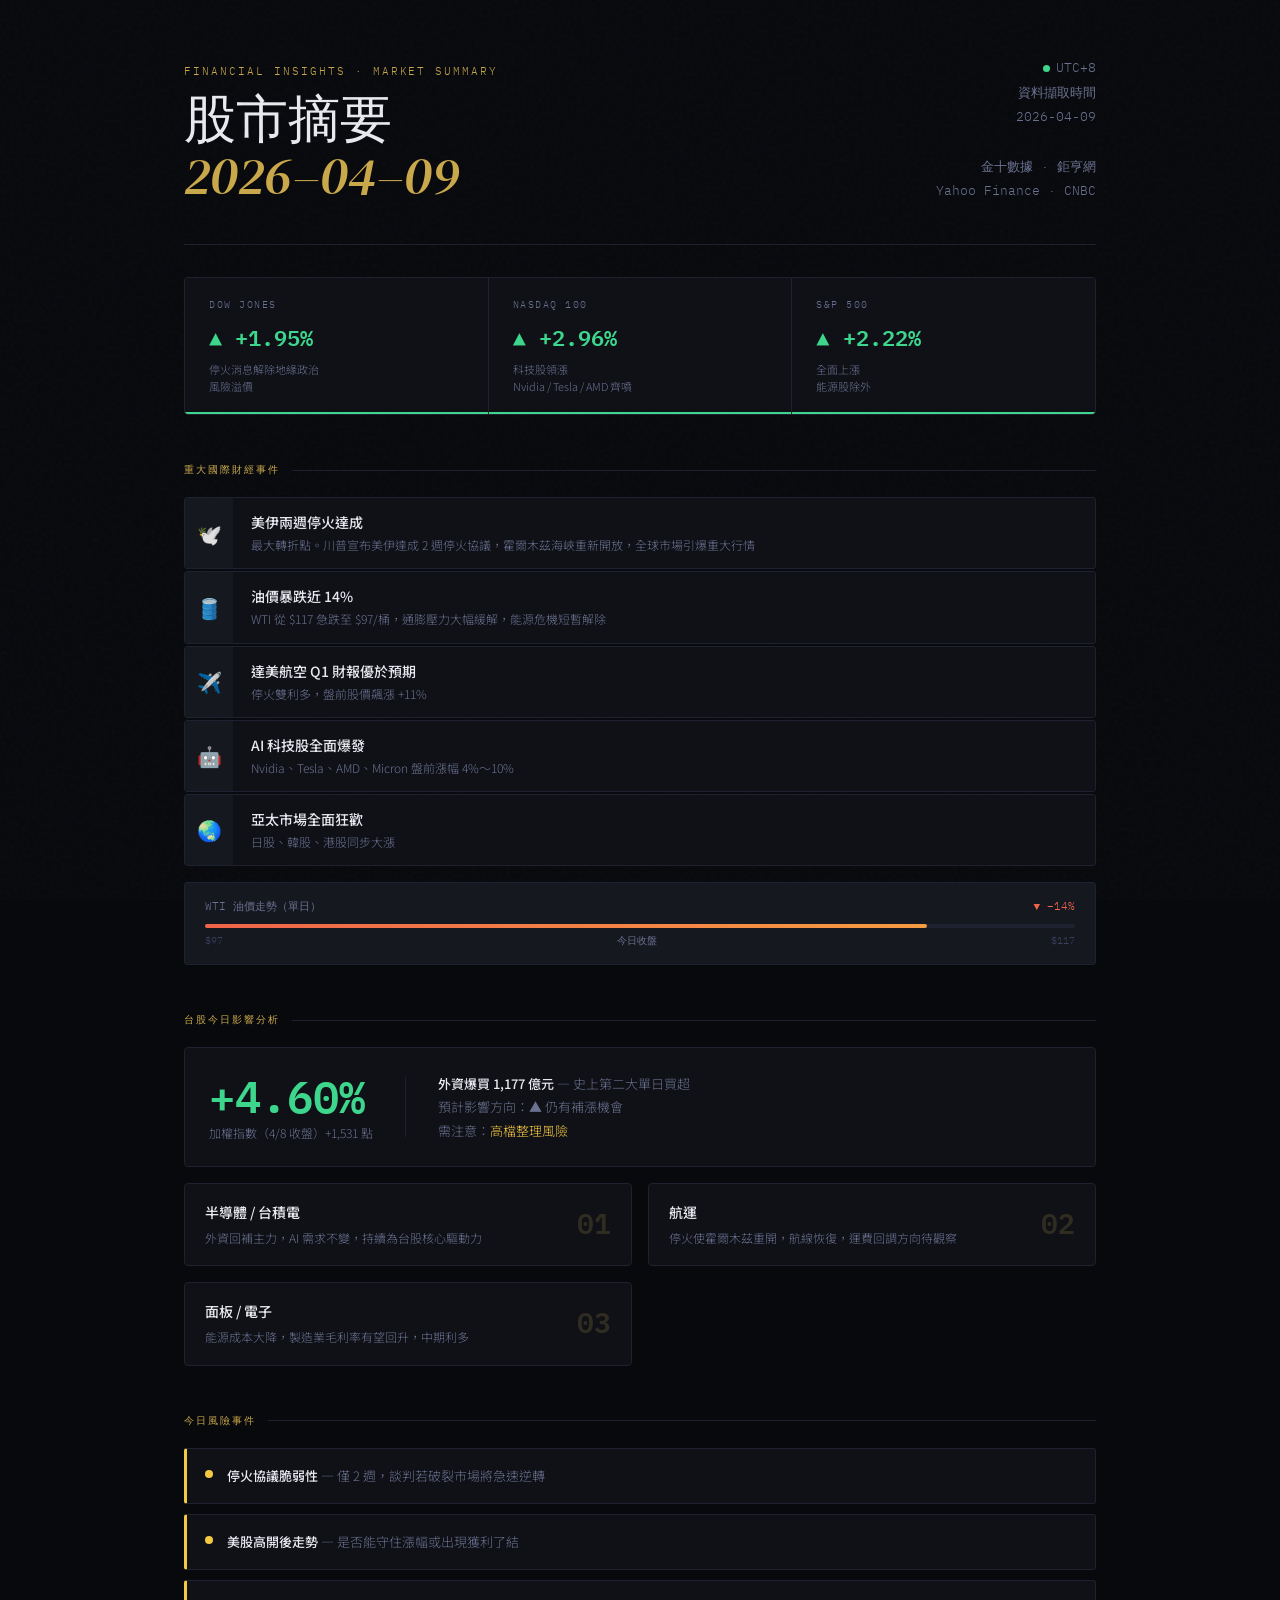
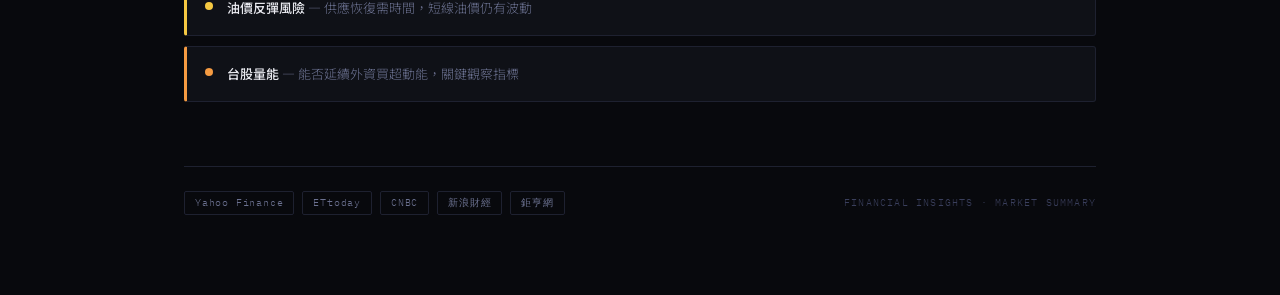
<file: stocks2026-04-09.html.html>
<!DOCTYPE html>
<html lang="zh-TW">
<head>
<meta charset="UTF-8">
<meta name="viewport" content="width=device-width, initial-scale=1.0">
<title>股市摘要 2026-04-09</title>
<link rel="preconnect" href="https://fonts.googleapis.com">
<link href="https://fonts.googleapis.com/css2?family=DM+Serif+Display:ital@0;1&family=IBM+Plex+Mono:wght@400;600&family=Noto+Sans+TC:wght@300;400;500;700&display=swap" rel="stylesheet">
<style>
  :root {
    --bg: #08090d;
    --surface: #0f1117;
    --surface2: #161820;
    --border: #1e2130;
    --gold: #c9a84c;
    --gold-light: #f0c96a;
    --gold-dim: rgba(201,168,76,0.12);
    --up: #3dd68c;
    --down: #f0644a;
    --warn-y: #f5c842;
    --warn-o: #f59b42;
    --text: #e8e9ef;
    --text-muted: #6b7190;
    --text-dim: #3a3f5c;
  }

  * { margin: 0; padding: 0; box-sizing: border-box; }

  body {
    background: var(--bg);
    color: var(--text);
    font-family: 'Noto Sans TC', sans-serif;
    font-weight: 300;
    min-height: 100vh;
    overflow-x: hidden;
  }

  /* Noise overlay */
  body::before {
    content: '';
    position: fixed;
    inset: 0;
    background-image: url("data:image/svg+xml,%3Csvg viewBox='0 0 256 256' xmlns='http://www.w3.org/2000/svg'%3E%3Cfilter id='noise'%3E%3CfeTurbulence type='fractalNoise' baseFrequency='0.9' numOctaves='4' stitchTiles='stitch'/%3E%3C/filter%3E%3Crect width='100%25' height='100%25' filter='url(%23noise)' opacity='0.04'/%3E%3C/svg%3E");
    pointer-events: none;
    z-index: 0;
    opacity: 0.6;
  }

  .page-wrap {
    position: relative;
    z-index: 1;
    max-width: 960px;
    margin: 0 auto;
    padding: 0 24px 80px;
  }

  /* ── HEADER ── */
  header {
    padding: 56px 0 40px;
    border-bottom: 1px solid var(--border);
    display: grid;
    grid-template-columns: 1fr auto;
    align-items: end;
    gap: 24px;
    animation: fadeUp 0.7s ease both;
  }

  .header-eyebrow {
    font-family: 'IBM Plex Mono', monospace;
    font-size: 11px;
    letter-spacing: 0.18em;
    text-transform: uppercase;
    color: var(--gold);
    margin-bottom: 12px;
  }

  header h1 {
    font-family: 'DM Serif Display', serif;
    font-size: clamp(32px, 5vw, 52px);
    line-height: 1.1;
    color: var(--text);
    font-weight: 400;
  }

  header h1 span {
    color: var(--gold);
    font-style: italic;
  }

  .header-meta {
    text-align: right;
  }

  .header-date {
    font-family: 'IBM Plex Mono', monospace;
    font-size: 13px;
    color: var(--text-muted);
    line-height: 1.9;
  }

  .live-dot {
    display: inline-block;
    width: 7px; height: 7px;
    background: var(--up);
    border-radius: 50%;
    margin-right: 6px;
    animation: pulse 2s infinite;
  }

  /* ── INDEX STRIP ── */
  .index-strip {
    display: grid;
    grid-template-columns: repeat(3, 1fr);
    gap: 1px;
    background: var(--border);
    margin: 32px 0;
    border: 1px solid var(--border);
    border-radius: 4px;
    overflow: hidden;
    animation: fadeUp 0.7s 0.1s ease both;
  }

  .index-card {
    background: var(--surface);
    padding: 20px 24px;
    position: relative;
    overflow: hidden;
  }

  .index-card::after {
    content: '';
    position: absolute;
    bottom: 0; left: 0; right: 0;
    height: 2px;
    background: var(--up);
    transform: scaleX(0);
    transform-origin: left;
    transition: transform 0.8s 0.5s ease;
  }

  .index-card.loaded::after { transform: scaleX(1); }

  .index-name {
    font-family: 'IBM Plex Mono', monospace;
    font-size: 10px;
    letter-spacing: 0.15em;
    color: var(--text-muted);
    text-transform: uppercase;
    margin-bottom: 8px;
  }

  .index-value {
    font-family: 'IBM Plex Mono', monospace;
    font-size: 22px;
    font-weight: 600;
    color: var(--up);
  }

  .index-desc {
    font-size: 11px;
    color: var(--text-muted);
    margin-top: 6px;
    line-height: 1.5;
  }

  /* ── SECTION ── */
  section {
    margin-top: 48px;
    animation: fadeUp 0.7s ease both;
  }

  section:nth-child(3) { animation-delay: 0.15s; }
  section:nth-child(4) { animation-delay: 0.2s; }
  section:nth-child(5) { animation-delay: 0.25s; }
  section:nth-child(6) { animation-delay: 0.3s; }

  .section-label {
    font-family: 'IBM Plex Mono', monospace;
    font-size: 10px;
    letter-spacing: 0.2em;
    text-transform: uppercase;
    color: var(--gold);
    margin-bottom: 20px;
    display: flex;
    align-items: center;
    gap: 12px;
  }

  .section-label::after {
    content: '';
    flex: 1;
    height: 1px;
    background: var(--border);
  }

  /* ── EVENT CARDS ── */
  .events-grid {
    display: grid;
    gap: 2px;
  }

  .event-item {
    display: grid;
    grid-template-columns: 48px 1fr;
    gap: 0;
    background: var(--surface);
    border: 1px solid var(--border);
    border-radius: 3px;
    overflow: hidden;
    transition: border-color 0.2s;
  }

  .event-item:hover { border-color: var(--gold-dim); }
  .event-item:hover .event-icon-col { background: var(--gold-dim); }

  .event-icon-col {
    display: flex;
    align-items: center;
    justify-content: center;
    font-size: 20px;
    background: var(--surface2);
    transition: background 0.2s;
  }

  .event-body {
    padding: 14px 18px;
  }

  .event-title {
    font-size: 14px;
    font-weight: 500;
    color: var(--text);
    margin-bottom: 3px;
  }

  .event-detail {
    font-size: 12px;
    color: var(--text-muted);
    line-height: 1.6;
  }

  /* ── TW STOCK ── */
  .tw-grid {
    display: grid;
    grid-template-columns: 1fr 1fr;
    gap: 16px;
  }

  .tw-main {
    background: var(--surface);
    border: 1px solid var(--border);
    border-radius: 4px;
    padding: 24px;
    grid-column: 1 / -1;
    display: flex;
    align-items: center;
    gap: 32px;
  }

  .tw-big-num {
    font-family: 'IBM Plex Mono', monospace;
    font-size: 44px;
    font-weight: 600;
    color: var(--up);
    line-height: 1;
    white-space: nowrap;
  }

  .tw-big-label {
    font-size: 12px;
    color: var(--text-muted);
    margin-top: 6px;
  }

  .tw-divider {
    width: 1px;
    height: 60px;
    background: var(--border);
    flex-shrink: 0;
  }

  .tw-sub-text {
    font-size: 13px;
    color: var(--text-muted);
    line-height: 1.8;
  }

  .tw-sub-text strong {
    color: var(--text);
    font-weight: 500;
  }

  .sector-card {
    background: var(--surface);
    border: 1px solid var(--border);
    border-radius: 4px;
    padding: 18px 20px;
    position: relative;
    overflow: hidden;
  }

  .sector-num {
    font-family: 'IBM Plex Mono', monospace;
    font-size: 28px;
    font-weight: 600;
    color: var(--gold);
    position: absolute;
    top: 16px; right: 20px;
    opacity: 0.18;
  }

  .sector-name {
    font-size: 14px;
    font-weight: 500;
    margin-bottom: 6px;
  }

  .sector-desc {
    font-size: 12px;
    color: var(--text-muted);
    line-height: 1.6;
  }

  /* ── RISK ── */
  .risk-list {
    display: grid;
    gap: 10px;
  }

  .risk-item {
    display: flex;
    align-items: flex-start;
    gap: 14px;
    padding: 16px 18px;
    background: var(--surface);
    border: 1px solid var(--border);
    border-radius: 3px;
    border-left: 3px solid transparent;
  }

  .risk-item.yellow { border-left-color: var(--warn-y); }
  .risk-item.orange { border-left-color: var(--warn-o); }

  .risk-dot {
    width: 8px; height: 8px;
    border-radius: 50%;
    margin-top: 5px;
    flex-shrink: 0;
  }

  .risk-item.yellow .risk-dot { background: var(--warn-y); }
  .risk-item.orange .risk-dot { background: var(--warn-o); }

  .risk-text {
    font-size: 13px;
    line-height: 1.7;
    color: var(--text-muted);
  }

  .risk-text strong { color: var(--text); font-weight: 500; }

  /* ── FOOTER ── */
  footer {
    margin-top: 64px;
    padding-top: 24px;
    border-top: 1px solid var(--border);
    display: flex;
    flex-wrap: wrap;
    justify-content: space-between;
    align-items: center;
    gap: 16px;
    animation: fadeUp 0.7s 0.35s ease both;
  }

  .footer-sources {
    display: flex;
    flex-wrap: wrap;
    gap: 8px;
  }

  .source-chip {
    font-family: 'IBM Plex Mono', monospace;
    font-size: 10px;
    letter-spacing: 0.08em;
    color: var(--text-muted);
    border: 1px solid var(--border);
    border-radius: 2px;
    padding: 4px 10px;
    text-decoration: none;
    transition: border-color 0.2s, color 0.2s;
  }

  .source-chip:hover { border-color: var(--gold); color: var(--gold); }

  .footer-brand {
    font-family: 'IBM Plex Mono', monospace;
    font-size: 10px;
    color: var(--text-dim);
    letter-spacing: 0.12em;
  }

  /* ── OIL PRICE BAR ── */
  .oil-bar-wrap {
    margin-top: 12px;
    background: var(--surface2);
    border: 1px solid var(--border);
    border-radius: 3px;
    padding: 16px 20px;
  }

  .oil-bar-label {
    display: flex;
    justify-content: space-between;
    font-family: 'IBM Plex Mono', monospace;
    font-size: 11px;
    color: var(--text-muted);
    margin-bottom: 10px;
  }

  .oil-track {
    height: 4px;
    background: var(--border);
    border-radius: 2px;
    position: relative;
  }

  .oil-fill {
    height: 100%;
    width: 0%;
    background: linear-gradient(90deg, var(--down), var(--warn-o));
    border-radius: 2px;
    transition: width 1.2s 0.8s cubic-bezier(0.16, 1, 0.3, 1);
  }

  .oil-fill.loaded { width: 83%; }

  .oil-markers {
    display: flex;
    justify-content: space-between;
    margin-top: 6px;
    font-family: 'IBM Plex Mono', monospace;
    font-size: 10px;
    color: var(--text-dim);
  }

  /* ── ANIMATIONS ── */
  @keyframes fadeUp {
    from { opacity: 0; transform: translateY(16px); }
    to   { opacity: 1; transform: translateY(0); }
  }

  @keyframes pulse {
    0%, 100% { opacity: 1; }
    50% { opacity: 0.3; }
  }

  /* ── RESPONSIVE ── */
  @media (max-width: 600px) {
    .index-strip { grid-template-columns: 1fr; }
    .tw-grid { grid-template-columns: 1fr; }
    .tw-main { flex-direction: column; align-items: flex-start; gap: 16px; }
    .tw-divider { width: 60px; height: 1px; }
    header { grid-template-columns: 1fr; }
    .header-meta { text-align: left; }
  }
</style>
</head>
<body>
<div class="page-wrap">

  <!-- HEADER -->
  <header>
    <div>
      <div class="header-eyebrow">Financial Insights · Market Summary</div>
      <h1>股市摘要<br><span>2026–04–09</span></h1>
    </div>
    <div class="header-meta">
      <div class="header-date">
        <span class="live-dot"></span>UTC+8<br>
        資料擷取時間<br>
        2026-04-09<br><br>
        金十數據 · 鉅亨網<br>
        Yahoo Finance · CNBC
      </div>
    </div>
  </header>

  <!-- INDEX STRIP -->
  <div class="index-strip">
    <div class="index-card" id="c1">
      <div class="index-name">Dow Jones</div>
      <div class="index-value">▲ +1.95%</div>
      <div class="index-desc">停火消息解除地緣政治<br>風險溢價</div>
    </div>
    <div class="index-card" id="c2">
      <div class="index-name">Nasdaq 100</div>
      <div class="index-value">▲ +2.96%</div>
      <div class="index-desc">科技股領漲<br>Nvidia / Tesla / AMD 齊噴</div>
    </div>
    <div class="index-card" id="c3">
      <div class="index-name">S&amp;P 500</div>
      <div class="index-value">▲ +2.22%</div>
      <div class="index-desc">全面上漲<br>能源股除外</div>
    </div>
  </div>

  <!-- EVENTS -->
  <section>
    <div class="section-label">重大國際財經事件</div>
    <div class="events-grid">
      <div class="event-item">
        <div class="event-icon-col">🕊️</div>
        <div class="event-body">
          <div class="event-title">美伊兩週停火達成</div>
          <div class="event-detail">最大轉折點。川普宣布美伊達成 2 週停火協議，霍爾木茲海峽重新開放，全球市場引爆重大行情</div>
        </div>
      </div>
      <div class="event-item">
        <div class="event-icon-col">🛢️</div>
        <div class="event-body">
          <div class="event-title">油價暴跌近 14%</div>
          <div class="event-detail">WTI 從 $117 急跌至 $97/桶，通膨壓力大幅緩解，能源危機短暫解除</div>
        </div>
      </div>
      <div class="event-item">
        <div class="event-icon-col">✈️</div>
        <div class="event-body">
          <div class="event-title">達美航空 Q1 財報優於預期</div>
          <div class="event-detail">停火雙利多，盤前股價飆漲 +11%</div>
        </div>
      </div>
      <div class="event-item">
        <div class="event-icon-col">🤖</div>
        <div class="event-body">
          <div class="event-title">AI 科技股全面爆發</div>
          <div class="event-detail">Nvidia、Tesla、AMD、Micron 盤前漲幅 4%～10%</div>
        </div>
      </div>
      <div class="event-item">
        <div class="event-icon-col">🌏</div>
        <div class="event-body">
          <div class="event-title">亞太市場全面狂歡</div>
          <div class="event-detail">日股、韓股、港股同步大漲</div>
        </div>
      </div>
    </div>

    <!-- OIL PRICE BAR -->
    <div class="oil-bar-wrap" style="margin-top:16px;">
      <div class="oil-bar-label">
        <span>WTI 油價走勢（單日）</span>
        <span style="color:var(--down)">▼ −14%</span>
      </div>
      <div class="oil-track"><div class="oil-fill" id="oilFill"></div></div>
      <div class="oil-markers">
        <span>$97</span>
        <span style="color:var(--text-muted)">今日收盤</span>
        <span>$117</span>
      </div>
    </div>
  </section>

  <!-- TW STOCK -->
  <section>
    <div class="section-label">台股今日影響分析</div>
    <div class="tw-grid">
      <div class="tw-main">
        <div>
          <div class="tw-big-num">+4.60%</div>
          <div class="tw-big-label">加權指數（4/8 收盤）+1,531 點</div>
        </div>
        <div class="tw-divider"></div>
        <div class="tw-sub-text">
          <strong>外資爆買 1,177 億元</strong> — 史上第二大單日買超<br>
          預計影響方向：▲ 仍有補漲機會<br>
          需注意：<span style="color:var(--warn-y)">高檔整理風險</span>
        </div>
      </div>

      <div class="sector-card">
        <div class="sector-num">01</div>
        <div class="sector-name">半導體 / 台積電</div>
        <div class="sector-desc">外資回補主力，AI 需求不變，持續為台股核心驅動力</div>
      </div>
      <div class="sector-card">
        <div class="sector-num">02</div>
        <div class="sector-name">航運</div>
        <div class="sector-desc">停火使霍爾木茲重開，航線恢復，運費回調方向待觀察</div>
      </div>
      <div class="sector-card">
        <div class="sector-num">03</div>
        <div class="sector-name">面板 / 電子</div>
        <div class="sector-desc">能源成本大降，製造業毛利率有望回升，中期利多</div>
      </div>
    </div>
  </section>

  <!-- RISKS -->
  <section>
    <div class="section-label">今日風險事件</div>
    <div class="risk-list">
      <div class="risk-item yellow">
        <div class="risk-dot"></div>
        <div class="risk-text"><strong>停火協議脆弱性</strong> — 僅 2 週，談判若破裂市場將急速逆轉</div>
      </div>
      <div class="risk-item yellow">
        <div class="risk-dot"></div>
        <div class="risk-text"><strong>美股高開後走勢</strong> — 是否能守住漲幅或出現獲利了結</div>
      </div>
      <div class="risk-item yellow">
        <div class="risk-dot"></div>
        <div class="risk-text"><strong>油價反彈風險</strong> — 供應恢復需時間，短線油價仍有波動</div>
      </div>
      <div class="risk-item orange">
        <div class="risk-dot"></div>
        <div class="risk-text"><strong>台股量能</strong> — 能否延續外資買超動能，關鍵觀察指標</div>
      </div>
    </div>
  </section>

  <!-- FOOTER -->
  <footer>
    <div class="footer-sources">
      <a class="source-chip" href="https://finance.yahoo.com" target="_blank">Yahoo Finance</a>
      <a class="source-chip" href="https://finance.ettoday.net/news/3145972" target="_blank">ETtoday</a>
      <a class="source-chip" href="https://www.cnbc.com" target="_blank">CNBC</a>
      <a class="source-chip" href="https://finance.sina.com.cn" target="_blank">新浪財經</a>
      <a class="source-chip" href="https://www.cnyes.com" target="_blank">鉅亨網</a>
    </div>
    <div class="footer-brand">FINANCIAL INSIGHTS · MARKET SUMMARY</div>
  </footer>

</div>

<script>
  // Trigger bar animations after load
  window.addEventListener('load', () => {
    setTimeout(() => {
      document.querySelectorAll('.index-card').forEach(c => c.classList.add('loaded'));
      const oil = document.getElementById('oilFill');
      if (oil) oil.classList.add('loaded');
    }, 200);
  });
</script>
</body>
</html>
</file>
